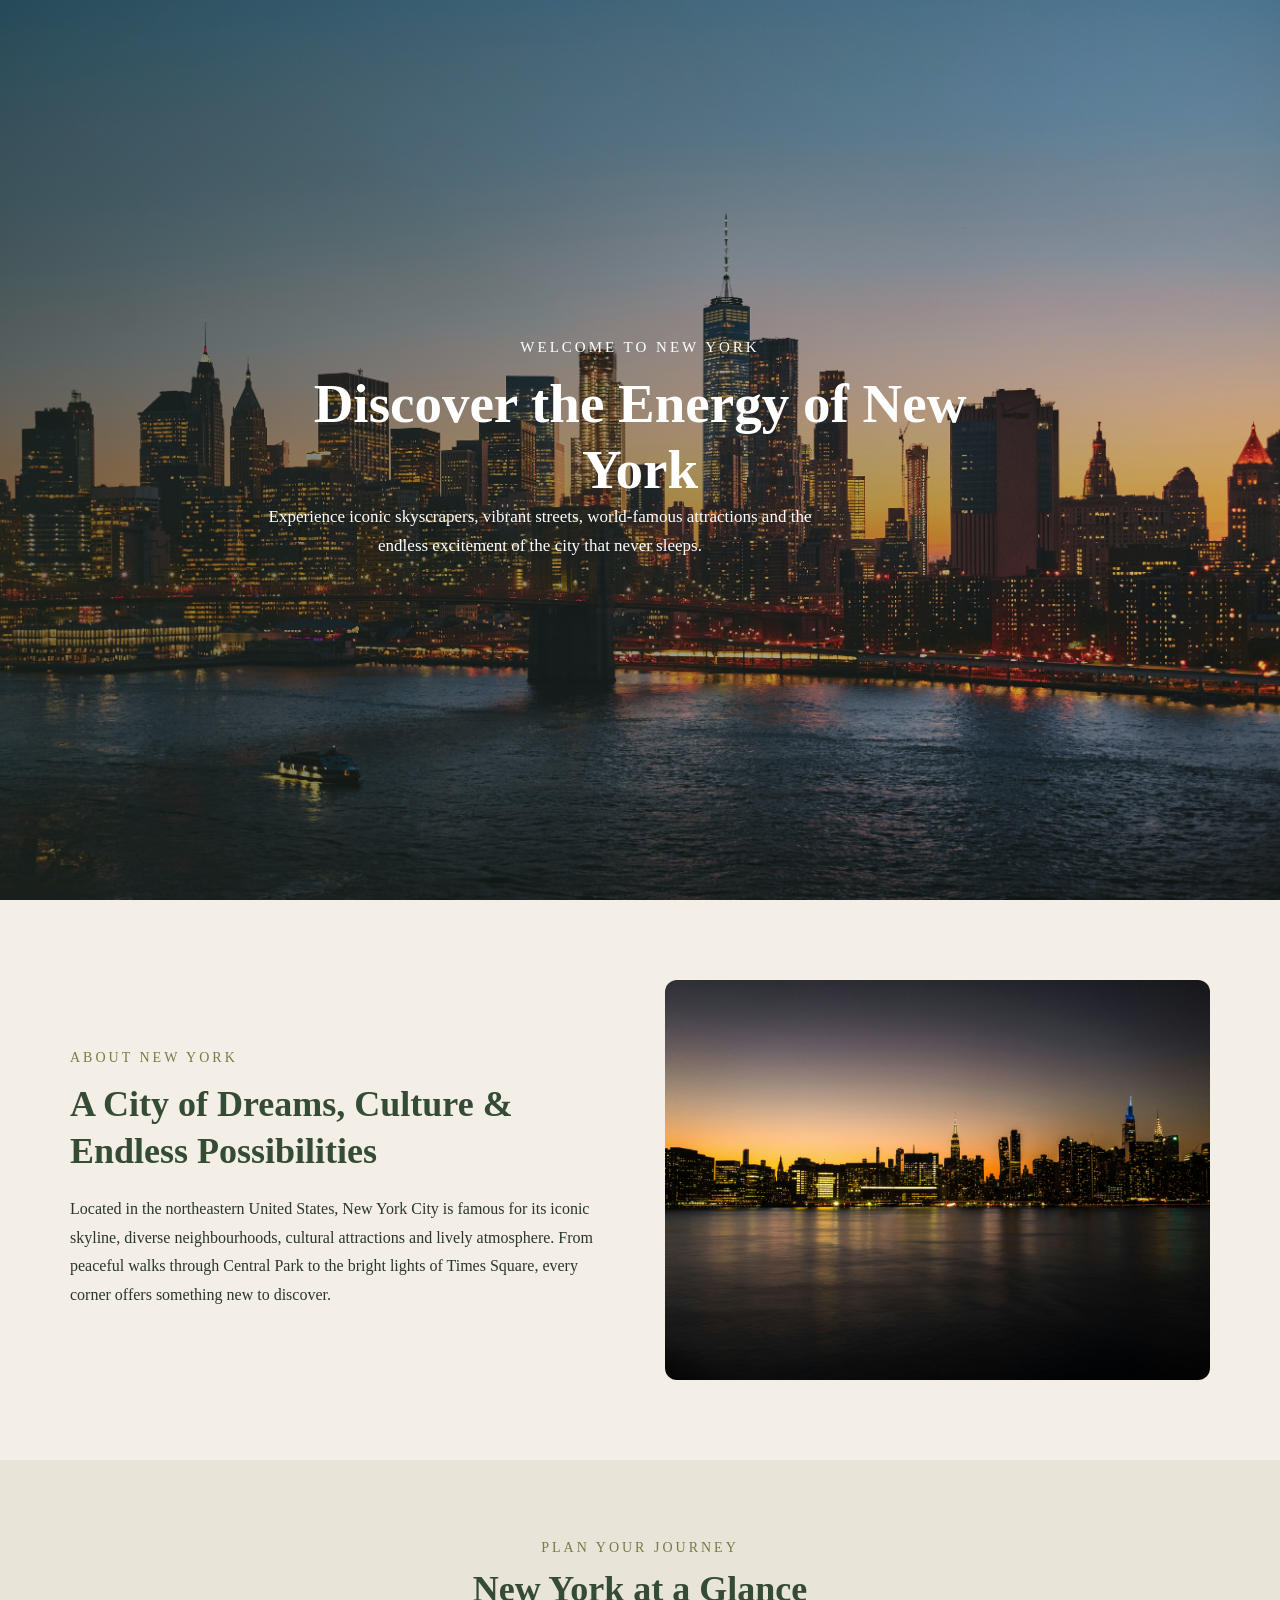
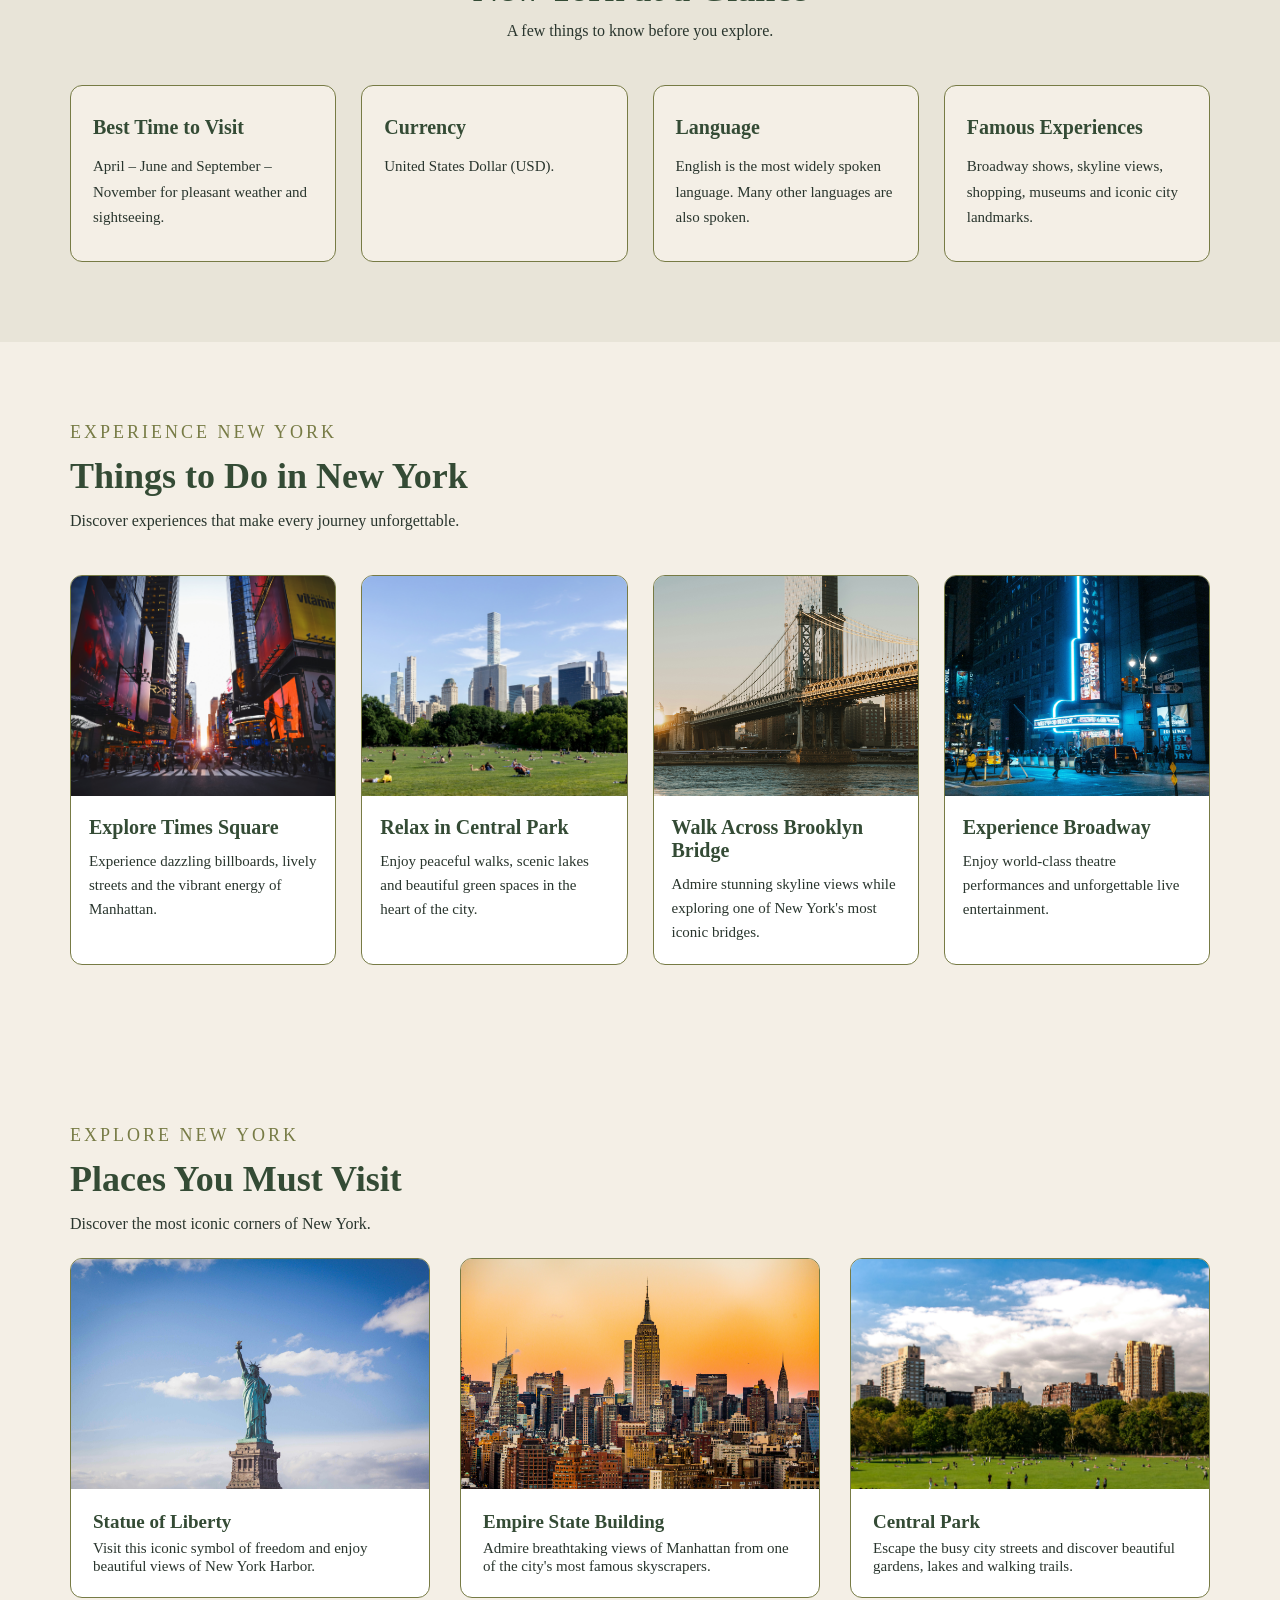
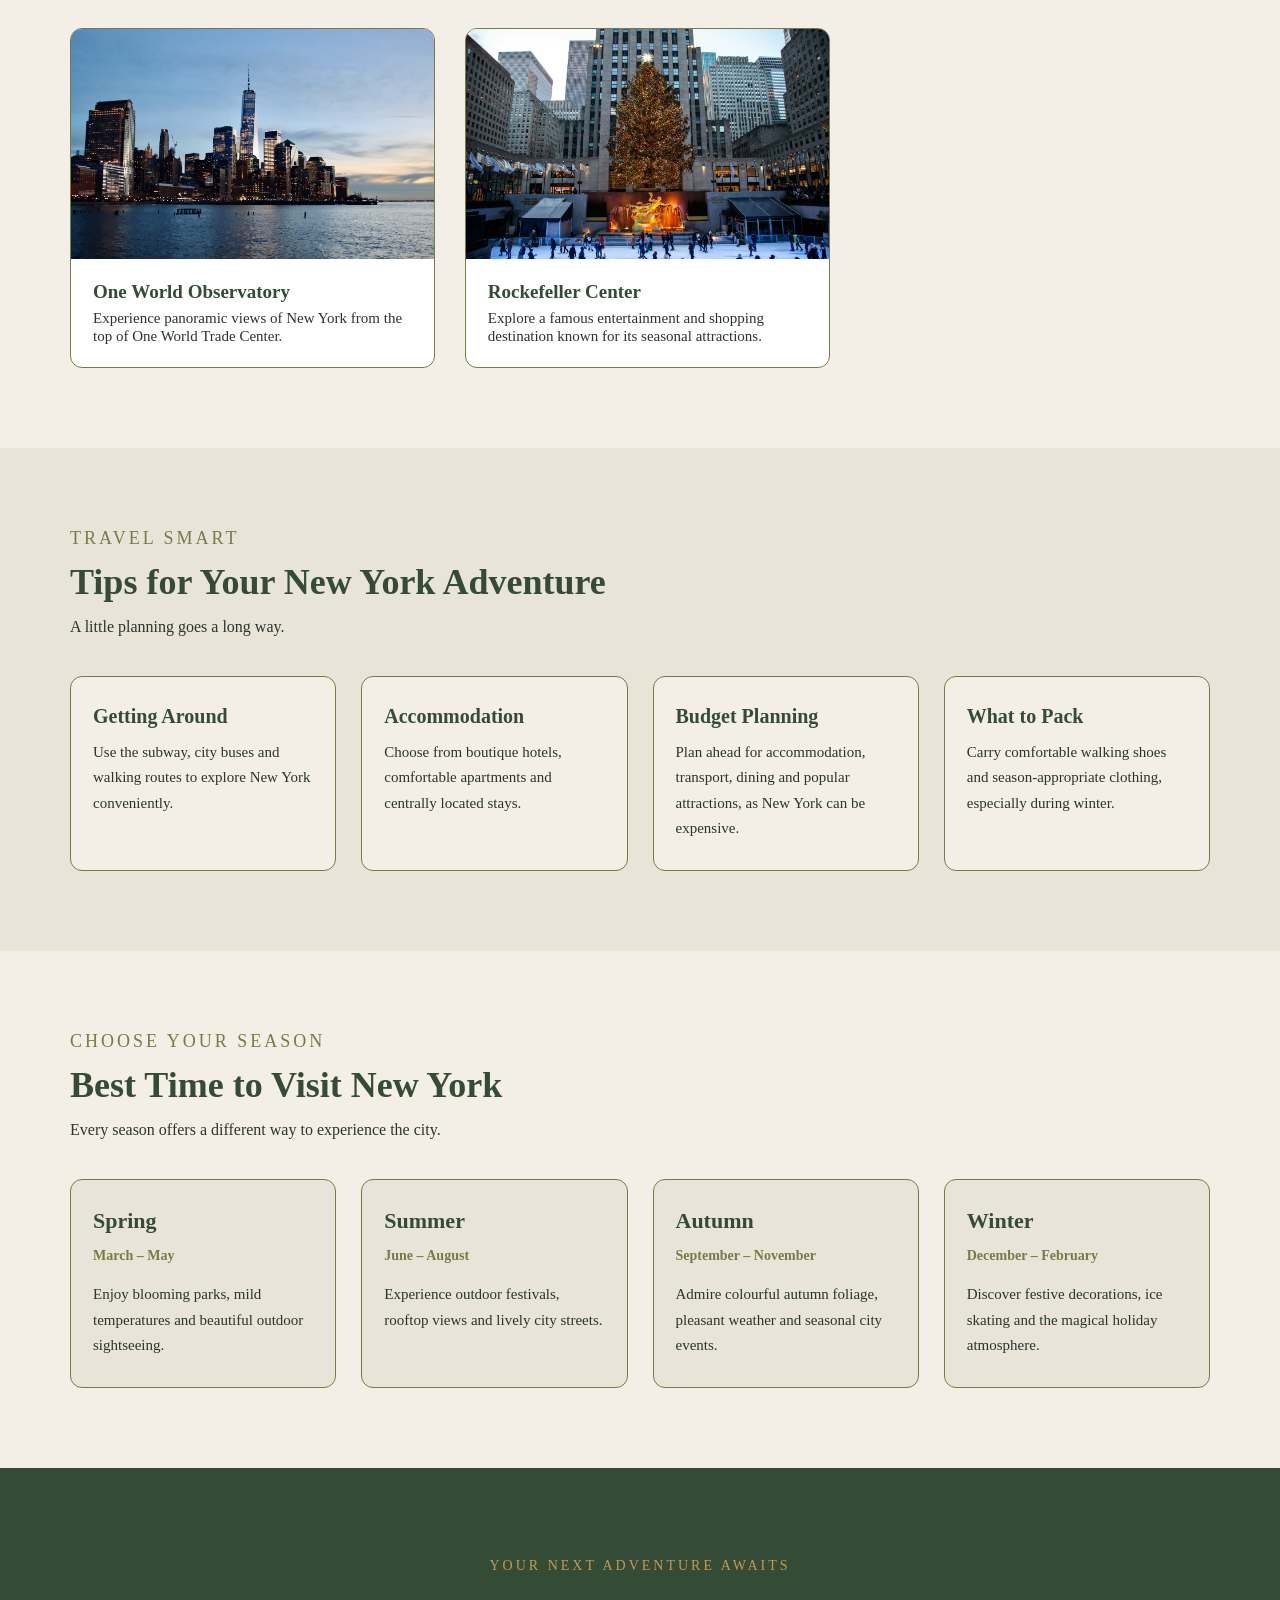
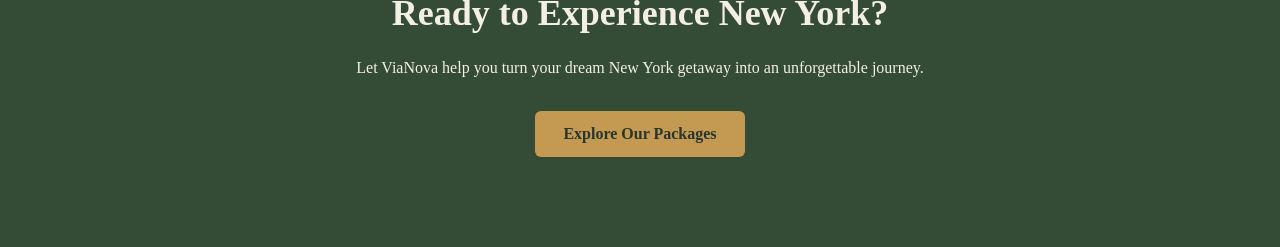
<file: new-york.html>
<!DOCTYPE html>
<html lang="en">

<head>
    <meta charset="UTF-8">
    <meta name="viewport" content="width=device-width, initial-scale=1.0">
    <meta name="description" content="Explore New York with ViaNova. Discover iconic landmarks, vibrant neighbourhoods, world-class attractions and unforgettable experiences.">
    <title>Explore New York | ViaNova</title>

    <link rel="stylesheet" href="CSS/style.css">
</head>

<body>

    <main>

        <!-- HERO SECTION -->
        <section class="destination-hero newyork-hero">
            <div class="destination-hero-content">
                <p class="destination-tagline">WELCOME TO NEW YORK</p>
                <h1>Discover the Energy of New York</h1>
                <p>
                    Experience iconic skyscrapers, vibrant streets,
                    world-famous attractions and the endless
                    excitement of the city that never sleeps.
                </p>
            </div>
        </section>


        <!-- ABOUT NEW YORK -->
        <section class="newyork-intro">

            <div class="newyork-intro-content">
                <p>ABOUT NEW YORK</p>
                <h2>A City of Dreams, Culture & Endless Possibilities</h2>
                <span>
                    Located in the northeastern United States,
                    New York City is famous for its iconic skyline,
                    diverse neighbourhoods, cultural attractions
                    and lively atmosphere. From peaceful walks
                    through Central Park to the bright lights
                    of Times Square, every corner offers
                    something new to discover.
                </span>
            </div>

            <div class="newyork-intro-image">
                <img src="images/new-yorkk.jpg" alt="New York City skyline">
            </div>

        </section>


        <!-- NEW YORK AT A GLANCE -->
        <section class="newyork-glance">

            <div class="glance-heading">
                <p>PLAN YOUR JOURNEY</p>
                <h2>New York at a Glance</h2>
                <span>A few things to know before you explore.</span>
            </div>

            <div class="glance-container">

                <div class="glance-card">
                    <h3>Best Time to Visit</h3>
                    <p>April – June and September – November for pleasant weather and sightseeing.</p>
                </div>

                <div class="glance-card">
                    <h3>Currency</h3>
                    <p>United States Dollar (USD).</p>
                </div>

                <div class="glance-card">
                    <h3>Language</h3>
                    <p>English is the most widely spoken language. Many other languages are also spoken.</p>
                </div>

                <div class="glance-card">
                    <h3>Famous Experiences</h3>
                    <p>Broadway shows, skyline views, shopping, museums and iconic city landmarks.</p>
                </div>

            </div>

        </section>


        <!-- THINGS TO DO -->
        <section class="newyork-activities">

            <div class="section-heading">
                <p>EXPERIENCE NEW YORK</p>
                <h2>Things to Do in New York</h2>
                <span>Discover experiences that make every journey unforgettable.</span>
            </div>

            <div class="activities-container">

                <div class="activity-card">
                    <img src="images/times-square.jpg" alt="Bright lights of Times Square">
                    <h3>Explore Times Square</h3>
                    <p>Experience dazzling billboards, lively streets and the vibrant energy of Manhattan.</p>
                </div>

                <div class="activity-card">
                    <img src="images/central-park.jpg" alt="Green landscapes of Central Park">
                    <h3>Relax in Central Park</h3>
                    <p>Enjoy peaceful walks, scenic lakes and beautiful green spaces in the heart of the city.</p>
                </div>

                <div class="activity-card">
                    <img src="images/brooklyn-bridge.jpg" alt="Brooklyn Bridge in New York">
                    <h3>Walk Across Brooklyn Bridge</h3>
                    <p>Admire stunning skyline views while exploring one of New York's most iconic bridges.</p>
                </div>

                <div class="activity-card">
                    <img src="images/broadway.jpg" alt="Broadway theatre district">
                    <h3>Experience Broadway</h3>
                    <p>Enjoy world-class theatre performances and unforgettable live entertainment.</p>
                </div>

            </div>

        </section>


        <!-- PLACES TO VISIT -->
        <section class="must-visit newyork-places">

            <div class="section-heading">
                <p>EXPLORE NEW YORK</p>
                <h2>Places You Must Visit</h2>
                <span>Discover the most iconic corners of New York.</span>
            </div>

            <div class="places-container">

                <div class="place-card">
                    <img src="images/statue-of-liberty.jpg" alt="Statue of Liberty">
                    <div class="place-info">
                        <h3>Statue of Liberty</h3>
                        <p>Visit this iconic symbol of freedom and enjoy beautiful views of New York Harbor.</p>
                    </div>
                </div>

                <div class="place-card">
                    <img src="images/empire-state.jpg" alt="Empire State Building">
                    <div class="place-info">
                        <h3>Empire State Building</h3>
                        <p>Admire breathtaking views of Manhattan from one of the city's most famous skyscrapers.</p>
                    </div>
                </div>

                <div class="place-card">
                    <img src="images/central-park-place.jpg" alt="Central Park">
                    <div class="place-info">
                        <h3>Central Park</h3>
                        <p>Escape the busy city streets and discover beautiful gardens, lakes and walking trails.</p>
                    </div>
                </div>

                <div class="place-card">
                    <img src="images/one-world.jpg" alt="One World Trade Center">
                    <div class="place-info">
                        <h3>One World Observatory</h3>
                        <p>Experience panoramic views of New York from the top of One World Trade Center.</p>
                    </div>
                </div>

                <div class="place-card">
                    <img src="images/rockefeller.jpg" alt="Rockefeller Center">
                    <div class="place-info">
                        <h3>Rockefeller Center</h3>
                        <p>Explore a famous entertainment and shopping destination known for its seasonal attractions.</p>
                    </div>
                </div>

            </div>

        </section>


        <!-- TRAVEL TIPS -->
        <section class="travel-tips">

            <div class="section-heading">
                <p>TRAVEL SMART</p>
                <h2>Tips for Your New York Adventure</h2>
                <span>A little planning goes a long way.</span>
            </div>

            <div class="tips-container">

                <div class="tip-card">
                    <h3>Getting Around</h3>
                    <p>Use the subway, city buses and walking routes to explore New York conveniently.</p>
                </div>

                <div class="tip-card">
                    <h3>Accommodation</h3>
                    <p>Choose from boutique hotels, comfortable apartments and centrally located stays.</p>
                </div>

                <div class="tip-card">
                    <h3>Budget Planning</h3>
                    <p>Plan ahead for accommodation, transport, dining and popular attractions, as New York can be expensive.</p>
                </div>

                <div class="tip-card">
                    <h3>What to Pack</h3>
                    <p>Carry comfortable walking shoes and season-appropriate clothing, especially during winter.</p>
                </div>

            </div>

        </section>


        <!-- BEST TIME TO VISIT -->
        <section class="best-time">

            <div class="section-heading">
                <p>CHOOSE YOUR SEASON</p>
                <h2>Best Time to Visit New York</h2>
                <span>Every season offers a different way to experience the city.</span>
            </div>

            <div class="seasons-container">

                <div class="season-card">
                    <h3>Spring</h3>
                    <p class="season-months">March – May</p>
                    <p>Enjoy blooming parks, mild temperatures and beautiful outdoor sightseeing.</p>
                </div>

                <div class="season-card">
                    <h3>Summer</h3>
                    <p class="season-months">June – August</p>
                    <p>Experience outdoor festivals, rooftop views and lively city streets.</p>
                </div>

                <div class="season-card">
                    <h3>Autumn</h3>
                    <p class="season-months">September – November</p>
                    <p>Admire colourful autumn foliage, pleasant weather and seasonal city events.</p>
                </div>

                <div class="season-card">
                    <h3>Winter</h3>
                    <p class="season-months">December – February</p>
                    <p>Discover festive decorations, ice skating and the magical holiday atmosphere.</p>
                </div>

            </div>

        </section>


        <!-- CALL TO ACTION -->
        <section class="swiss-cta">

            <div class="swiss-cta-content">
                <p>YOUR NEXT ADVENTURE AWAITS</p>
                <h2>Ready to Experience New York?</h2>
                <span>
                    Let ViaNova help you turn your dream New York getaway
                    into an unforgettable journey.
                </span>

                <a href="index.html#packages" class="cta-button">
                    Explore Our Packages
                </a>
            </div>

        </section>

    </main>

</body>

</html>
</file>
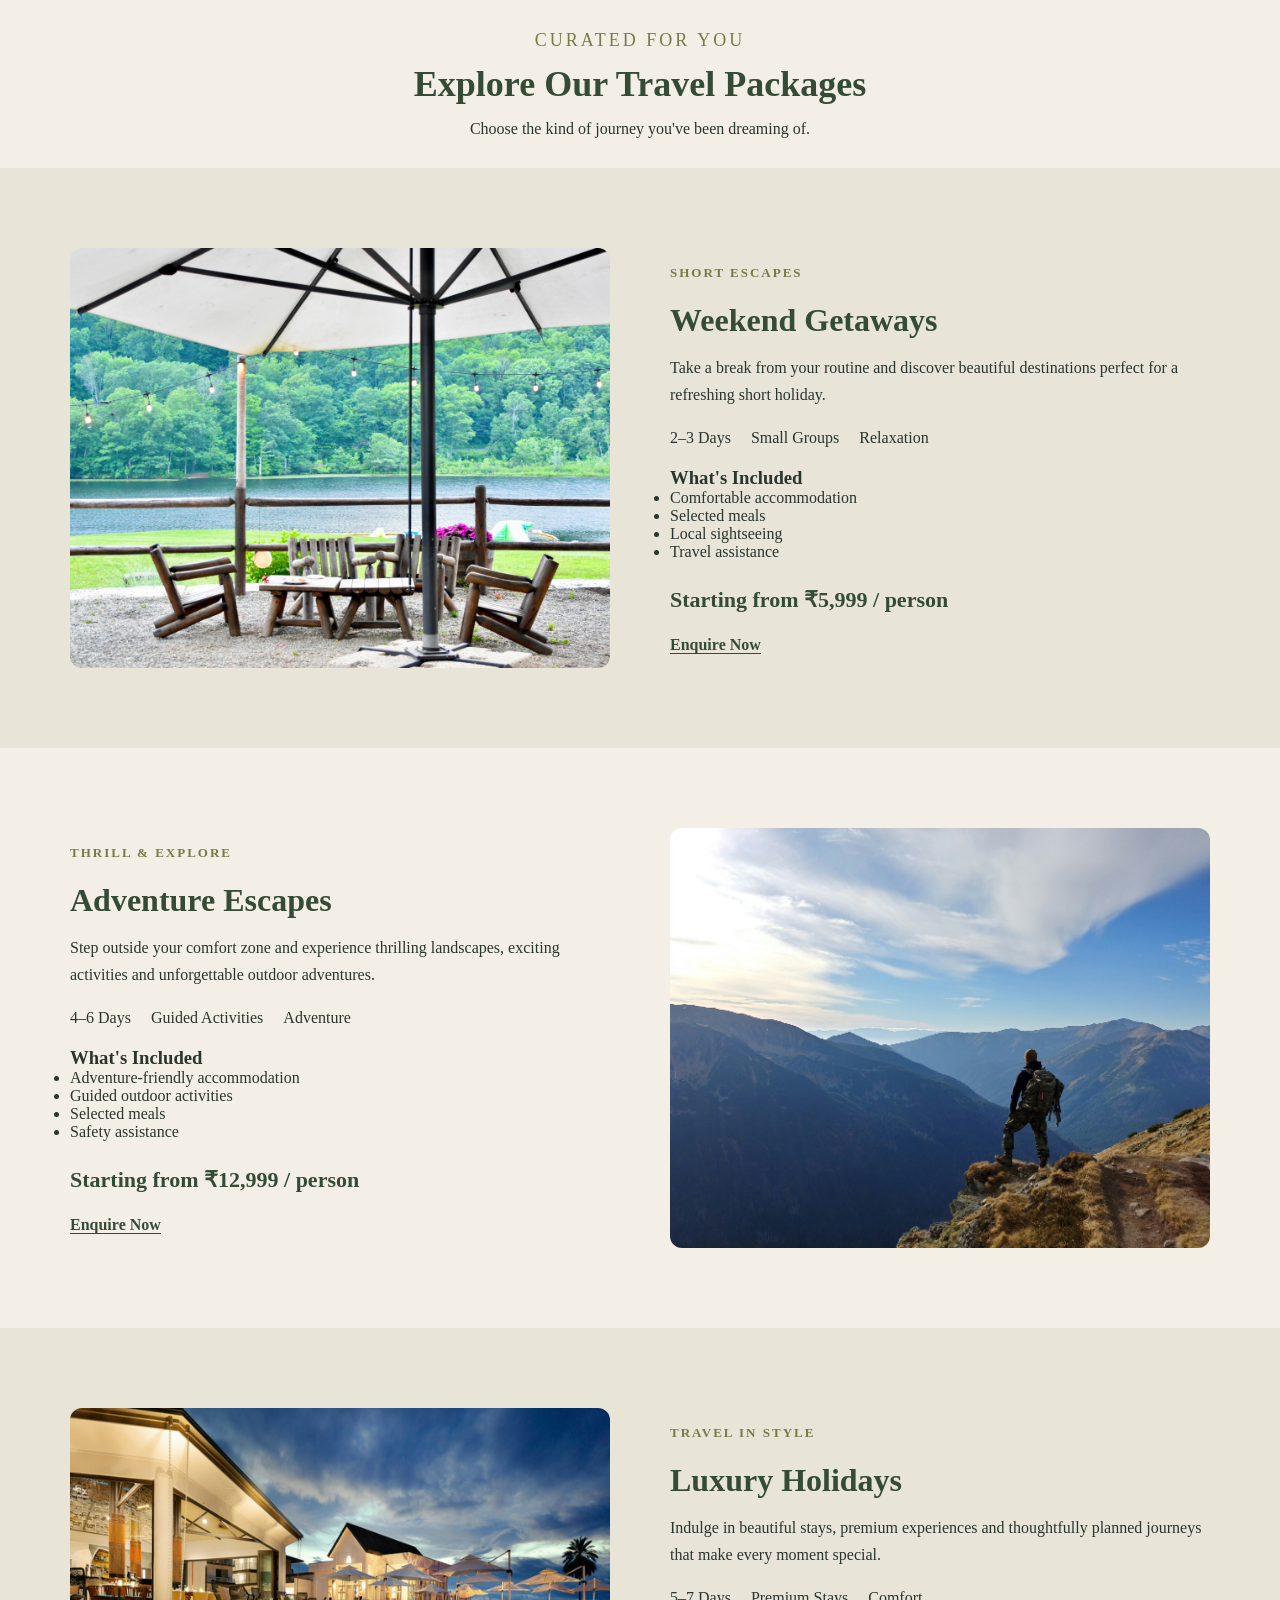
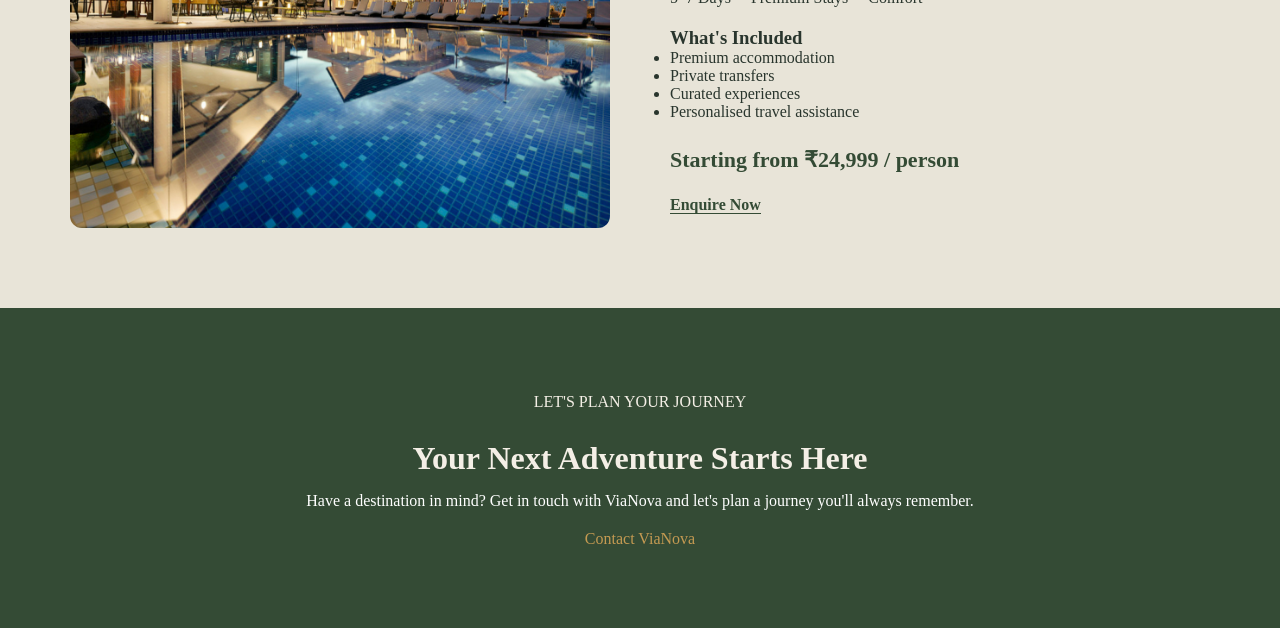
<file: packages.html>
<!DOCTYPE html>
<html lang="en">

<head>
    <meta charset="UTF-8">
    <meta name="viewport" content="width=device-width, initial-scale=1.0">

    <meta name="description" content="Explore carefully curated travel packages with ViaNova. Find weekend getaways, adventure escapes and luxury holidays.">

    <title>Travel Packages | ViaNova</title>

    <link rel="stylesheet" href="CSS/style.css">
</head>

<body>

    <main>

        <!-- HERO SECTION -->
         <!--
        <section class="destination-hero packages-hero">

            <div class="destination-hero-content">
                <p class="destination-tagline">TRAVEL BEYOND THE ORDINARY</p>

                <h1>Find Your Perfect Getaway</h1>

                <p>
                    From peaceful weekend escapes to thrilling
                    adventures and luxurious holidays,
                    discover a journey made for you.
                </p>
            </div>

        </section>-->
        


        <!-- PACKAGE OVERVIEW -->
         <!--
         <section class="package-overview">

            <div class="section-heading">
                <p>CURATED FOR YOU</p>
                <h2>Explore Our Travel Packages</h2>
                <span>Choose the kind of journey you've been dreaming of.</span>
            </div>

            <div class="package-overview-container">

                <div class="package-overview-card">
                    <img src="images/weekend-getaway.jpg" alt="Peaceful weekend getaway">

                    <div class="package-overview-info">
                        <h3>Weekend Getaways</h3>
                        <p>Short escapes designed to help you relax, recharge and explore.</p>

                        <a href="#weekend-getaways">View Details</a>
                    </div>
                </div>

                <div class="package-overview-card">
                    <img src="images/adventure-escape.jpg" alt="Mountain adventure">

                    <div class="package-overview-info">
                        <h3>Adventure Escapes</h3>
                        <p>Discover exciting destinations and unforgettable outdoor experiences.</p>

                        <a href="#adventure-escapes">View Details</a>
                    </div>
                </div>

                <div class="package-overview-card">
                    <img src="images/luxury-holiday.jpg" alt="Luxury tropical holiday">

                    <div class="package-overview-info">
                        <h3>Luxury Holidays</h3>
                        <p>Experience premium stays, beautiful destinations and personalised comfort.</p>

                        <a href="#luxury-holidays">View Details</a>
                    </div>
                </div>

            </div>

        </section>
-->
       

        <!-- WEEKEND GETAWAYS -->

        <section class="heading">
            <div class="section-heading">
                <p>CURATED FOR YOU</p>
                <h2>Explore Our Travel Packages</h2>
                <span>Choose the kind of journey you've been dreaming of.</span>
            </div>
        </section>

        <section class="package-detail" id="weekend-getaways"> 

            <div class="package-detail-image">
                <img src="images/weekend-detail.jpg" alt="Scenic weekend destination">
            </div>

            <div class="package-detail-content">

                <p class="package-tag">SHORT ESCAPES</p>

                <h2>Weekend Getaways</h2>

                <p>
                    Take a break from your routine and discover
                    beautiful destinations perfect for a refreshing
                    short holiday.
                </p>

                <div class="package-meta">
                    <span>2–3 Days</span>
                    <span>Small Groups</span>
                    <span>Relaxation</span>
                </div>

                <h3>What's Included</h3>

                <ul>
                    <li>Comfortable accommodation</li>
                    <li>Selected meals</li>
                    <li>Local sightseeing</li>
                    <li>Travel assistance</li>
                </ul>

                <p class="package-price">Starting from ₹5,999 / person</p>

                <a href="index.html#contact" class="cta-button">Enquire Now</a>

            </div>

        </section>


        <!-- ADVENTURE ESCAPES -->
        <section class="package-detail reverse" id="adventure-escapes">

            <div class="package-detail-image">
                <img src="images/adventure-detail.jpg" alt="Mountain trekking adventure">
            </div>

            <div class="package-detail-content">

                <p class="package-tag">THRILL & EXPLORE</p>

                <h2>Adventure Escapes</h2>

                <p>
                    Step outside your comfort zone and experience
                    thrilling landscapes, exciting activities
                    and unforgettable outdoor adventures.
                </p>

                <div class="package-meta">
                    <span>4–6 Days</span>
                    <span>Guided Activities</span>
                    <span>Adventure</span>
                </div>

                <h3>What's Included</h3>

                <ul>
                    <li>Adventure-friendly accommodation</li>
                    <li>Guided outdoor activities</li>
                    <li>Selected meals</li>
                    <li>Safety assistance</li>
                </ul>

                <p class="package-price">Starting from ₹12,999 / person</p>

                <a href="index.html#contact" class="cta-button">Enquire Now</a>

            </div>

        </section>


        <!-- LUXURY HOLIDAYS -->
        <section class="package-detail" id="luxury-holidays">

            <div class="package-detail-image">
                <img src="images/luxury-detail.jpg" alt="Luxury holiday resort">

            </div>

            <div class="package-detail-content">

                <p class="package-tag">TRAVEL IN STYLE</p>

                <h2>Luxury Holidays</h2>

                <p>
                    Indulge in beautiful stays, premium experiences
                    and thoughtfully planned journeys that make
                    every moment special.
                </p>

                <div class="package-meta">
                    <span>5–7 Days</span>
                    <span>Premium Stays</span>
                    <span>Comfort</span>
                </div>

                <h3>What's Included</h3>

                <ul>
                    <li>Premium accommodation</li>
                    <li>Private transfers</li>
                    <li>Curated experiences</li>
                    <li>Personalised travel assistance</li>
                </ul>

                <p class="package-price">Starting from ₹24,999 / person</p>

                <a href="index.html#contact" class="cta-button">Enquire Now</a>

            </div>

        </section>


        <!-- BOOKING ENQUIRY -->
        <section class="booking-enquiry" id="booking">

            <div class="booking-content">

                <p>LET'S PLAN YOUR JOURNEY</p>

                <h2>Your Next Adventure Starts Here</h2>

                <span>
                    Have a destination in mind? Get in touch
                    with ViaNova and let's plan a journey
                    you'll always remember.
                </span>

                <a href="index.html#contact" class="cta-button">
                    Contact ViaNova
                </a>

            </div>

        </section>

    </main>

</body>

</html>
</file>
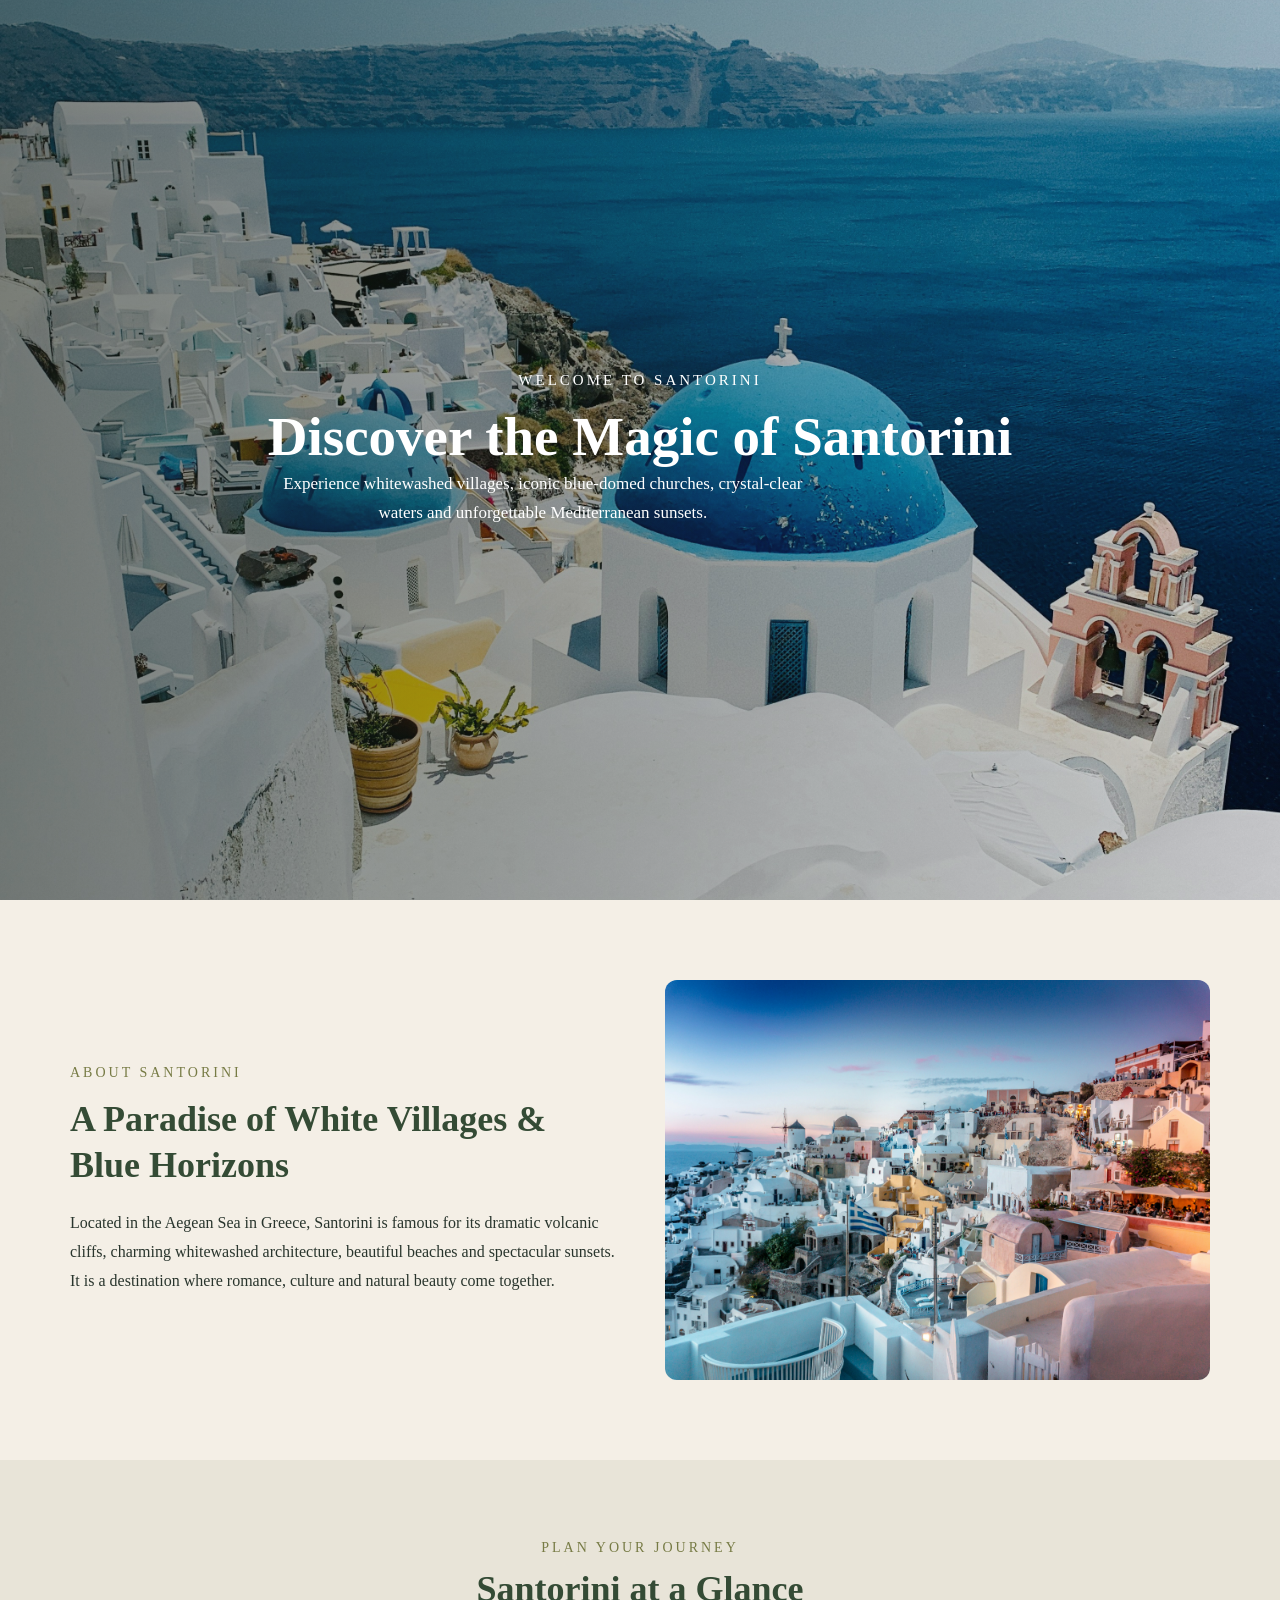
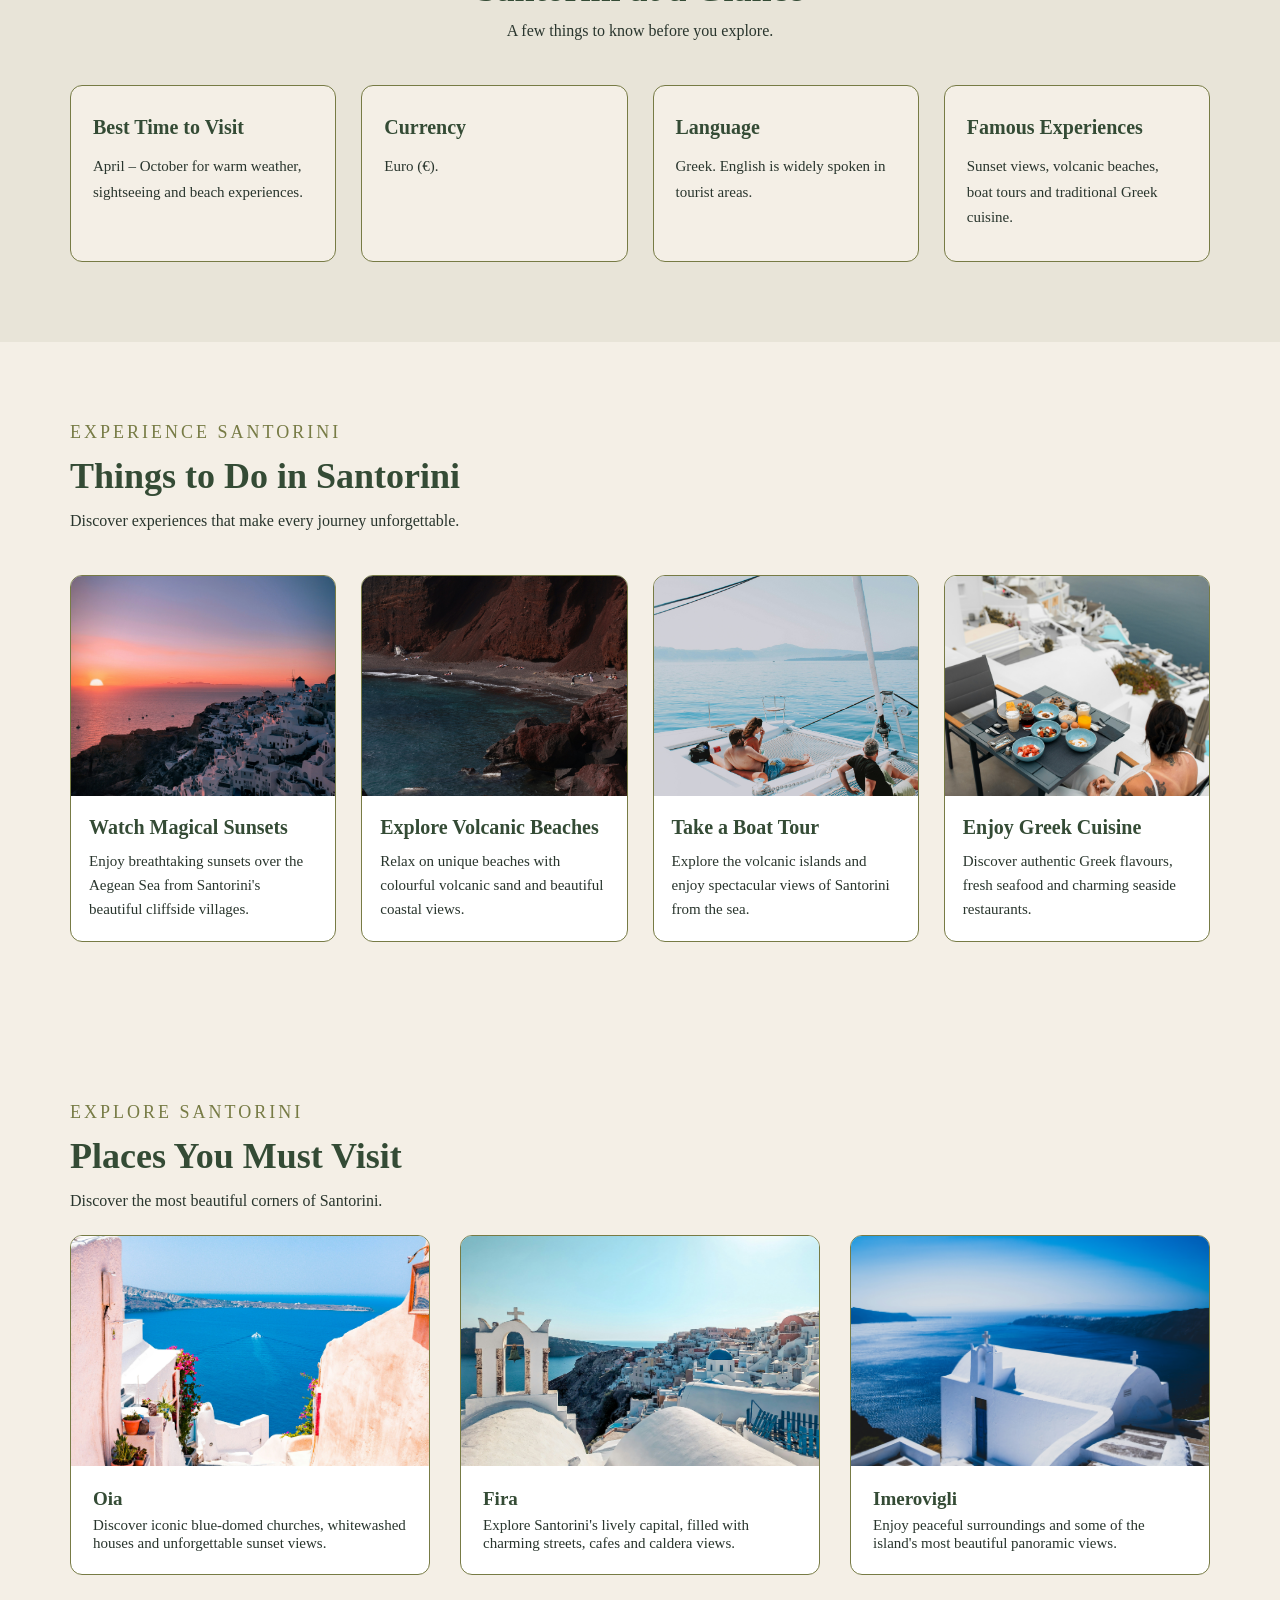
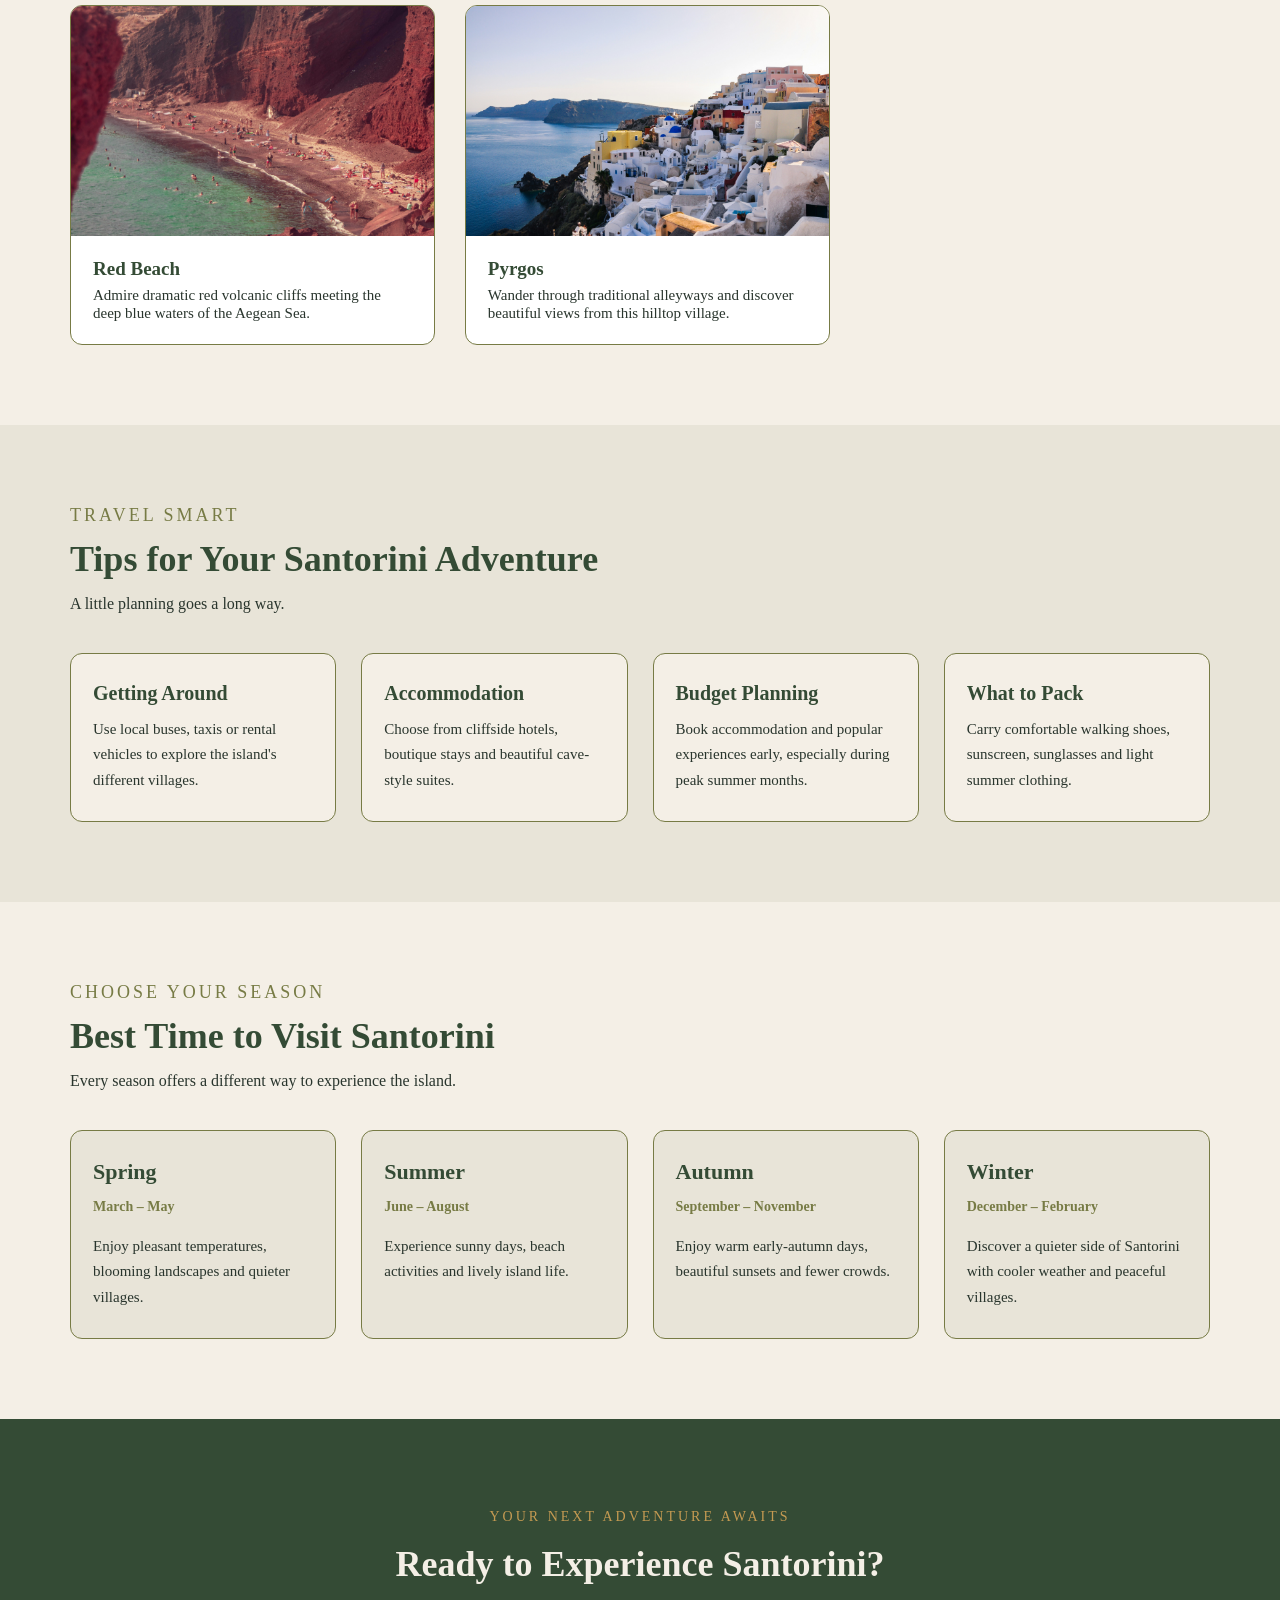
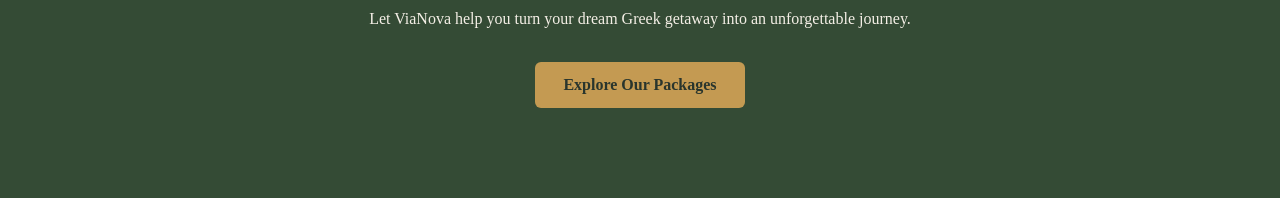
<file: santorini.html>
<!DOCTYPE html>
<html lang="en">

<head>
    <meta charset="UTF-8">
    <meta name="viewport" content="width=device-width, initial-scale=1.0">
    <meta name="description" content="Explore Santorini with ViaNova. Discover whitewashed villages, blue-domed churches and breathtaking sunsets.">
    <title>Explore Santorini | ViaNova</title>

    <link rel="stylesheet" href="CSS/style.css">
</head>

<body>

    <main>

        <!-- HERO SECTION -->
        <section class="destination-hero santorini-hero">
            <div class="destination-hero-content">
                <p class="destination-tagline">WELCOME TO SANTORINI</p>
                <h1>Discover the Magic of Santorini</h1>
                <p>
                    Experience whitewashed villages, iconic blue-domed
                    churches, crystal-clear waters and unforgettable
                    Mediterranean sunsets.
                </p>
            </div>
        </section>


        <!-- ABOUT SANTORINI -->
        <section class="santorini-intro">

            <div class="santorini-intro-content">
                <p>ABOUT SANTORINI</p>
                <h2>A Paradise of White Villages & Blue Horizons</h2>
                <span>
                    Located in the Aegean Sea in Greece, Santorini
                    is famous for its dramatic volcanic cliffs,
                    charming whitewashed architecture, beautiful
                    beaches and spectacular sunsets. It is a
                    destination where romance, culture and
                    natural beauty come together.
                </span>
            </div>

            <div class="santorini-intro-image">
                <img src="images/santorinii.jpg" alt="Beautiful whitewashed buildings in Santorini">
            </div>

        </section>


        <!-- SANTORINI AT A GLANCE -->
        <section class="santorini-glance">

            <div class="glance-heading">
                <p>PLAN YOUR JOURNEY</p>
                <h2>Santorini at a Glance</h2>
                <span>A few things to know before you explore.</span>
            </div>

            <div class="glance-container">

                <div class="glance-card">
                    <h3>Best Time to Visit</h3>
                    <p>April – October for warm weather, sightseeing and beach experiences.</p>
                </div>

                <div class="glance-card">
                    <h3>Currency</h3>
                    <p>Euro (€).</p>
                </div>

                <div class="glance-card">
                    <h3>Language</h3>
                    <p>Greek. English is widely spoken in tourist areas.</p>
                </div>

                <div class="glance-card">
                    <h3>Famous Experiences</h3>
                    <p>Sunset views, volcanic beaches, boat tours and traditional Greek cuisine.</p>
                </div>

            </div>

        </section>


        <!-- THINGS TO DO -->
        <section class="santorini-activities">

            <div class="section-heading">
                <p>EXPERIENCE SANTORINI</p>
                <h2>Things to Do in Santorini</h2>
                <span>Discover experiences that make every journey unforgettable.</span>
            </div>

            <div class="activities-container">

                <div class="activity-card">
                    <img src="images/santorini-sunset.jpg" alt="Santorini sunset overlooking the sea">
                    <h3>Watch Magical Sunsets</h3>
                    <p>Enjoy breathtaking sunsets over the Aegean Sea from Santorini's beautiful cliffside villages.</p>
                </div>

                <div class="activity-card">
                    <img src="images/santorini-beach.jpg" alt="Unique volcanic beach in Santorini">
                    <h3>Explore Volcanic Beaches</h3>
                    <p>Relax on unique beaches with colourful volcanic sand and beautiful coastal views.</p>
                </div>

                <div class="activity-card">
                    <img src="images/santorini-boat.jpg" alt="Boat trip around Santorini">
                    <h3>Take a Boat Tour</h3>
                    <p>Explore the volcanic islands and enjoy spectacular views of Santorini from the sea.</p>
                </div>

                <div class="activity-card">
                    <img src="images/santorini-food.jpg" alt="Traditional Greek food">
                    <h3>Enjoy Greek Cuisine</h3>
                    <p>Discover authentic Greek flavours, fresh seafood and charming seaside restaurants.</p>
                </div>

            </div>

        </section>


        <!-- PLACES TO VISIT -->
        <section class="must-visit santorini-places">

            <div class="section-heading">
                <p>EXPLORE SANTORINI</p>
                <h2>Places You Must Visit</h2>
                <span>Discover the most beautiful corners of Santorini.</span>
            </div>

            <div class="places-container">

                <div class="place-card">
                    <img src="images/oia.jpg" alt="Beautiful village of Oia">
                    <div class="place-info">
                        <h3>Oia</h3>
                        <p>Discover iconic blue-domed churches, whitewashed houses and unforgettable sunset views.</p>
                    </div>
                </div>

                <div class="place-card">
                    <img src="images/fira.jpg" alt="Fira town overlooking the caldera">
                    <div class="place-info">
                        <h3>Fira</h3>
                        <p>Explore Santorini's lively capital, filled with charming streets, cafes and caldera views.</p>
                    </div>
                </div>

                <div class="place-card">
                    <img src="images/imerovigli.jpg" alt="Scenic village of Imerovigli">
                    <div class="place-info">
                        <h3>Imerovigli</h3>
                        <p>Enjoy peaceful surroundings and some of the island's most beautiful panoramic views.</p>
                    </div>
                </div>

                <div class="place-card">
                    <img src="images/red-beach.jpg" alt="Red volcanic beach in Santorini">
                    <div class="place-info">
                        <h3>Red Beach</h3>
                        <p>Admire dramatic red volcanic cliffs meeting the deep blue waters of the Aegean Sea.</p>
                    </div>
                </div>

                <div class="place-card">
                    <img src="images/pyrgos.jpg" alt="Traditional village of Pyrgos">
                    <div class="place-info">
                        <h3>Pyrgos</h3>
                        <p>Wander through traditional alleyways and discover beautiful views from this hilltop village.</p>
                    </div>
                </div>

            </div>

        </section>


        <!-- TRAVEL TIPS -->
        <section class="travel-tips">

            <div class="section-heading">
                <p>TRAVEL SMART</p>
                <h2>Tips for Your Santorini Adventure</h2>
                <span>A little planning goes a long way.</span>
            </div>

            <div class="tips-container">

                <div class="tip-card">
                    <h3>Getting Around</h3>
                    <p>Use local buses, taxis or rental vehicles to explore the island's different villages.</p>
                </div>

                <div class="tip-card">
                    <h3>Accommodation</h3>
                    <p>Choose from cliffside hotels, boutique stays and beautiful cave-style suites.</p>
                </div>

                <div class="tip-card">
                    <h3>Budget Planning</h3>
                    <p>Book accommodation and popular experiences early, especially during peak summer months.</p>
                </div>

                <div class="tip-card">
                    <h3>What to Pack</h3>
                    <p>Carry comfortable walking shoes, sunscreen, sunglasses and light summer clothing.</p>
                </div>

            </div>

        </section>


        <!-- BEST TIME TO VISIT -->
        <section class="best-time">

            <div class="section-heading">
                <p>CHOOSE YOUR SEASON</p>
                <h2>Best Time to Visit Santorini</h2>
                <span>Every season offers a different way to experience the island.</span>
            </div>

            <div class="seasons-container">

                <div class="season-card">
                    <h3>Spring</h3>
                    <p class="season-months">March – May</p>
                    <p>Enjoy pleasant temperatures, blooming landscapes and quieter villages.</p>
                </div>

                <div class="season-card">
                    <h3>Summer</h3>
                    <p class="season-months">June – August</p>
                    <p>Experience sunny days, beach activities and lively island life.</p>
                </div>

                <div class="season-card">
                    <h3>Autumn</h3>
                    <p class="season-months">September – November</p>
                    <p>Enjoy warm early-autumn days, beautiful sunsets and fewer crowds.</p>
                </div>

                <div class="season-card">
                    <h3>Winter</h3>
                    <p class="season-months">December – February</p>
                    <p>Discover a quieter side of Santorini with cooler weather and peaceful villages.</p>
                </div>

            </div>

        </section>


        <!-- CALL TO ACTION -->
        <section class="swiss-cta">

            <div class="swiss-cta-content">
                <p>YOUR NEXT ADVENTURE AWAITS</p>
                <h2>Ready to Experience Santorini?</h2>
                <span>
                    Let ViaNova help you turn your dream Greek getaway
                    into an unforgettable journey.
                </span>

                <a href="index.html#packages" class="cta-button">
                    Explore Our Packages
                </a>
            </div>

        </section>

    </main>

</body>

</html>
</file>
<file: CSS/style.css>
html{
    scroll-behavior: smooth;
}

:root {
    --cream: #F4EFE6;
    --forest: #344B35;
    --olive: #777B45;
    --gold: #C49A52;
    --dark: #29352D;
}

*{
    margin: 0;
    padding: 0;
    box-sizing: border-box;
}

html, body {
    width: 100%;
    overflow-x: hidden;
}

.navbar{
    display: flex;
    justify-content: space-between;
    align-items: center;
    padding: 19px 60px;
    background: rgba(244, 239, 230, 0.15);
    backdrop-filter: blur(12px);

    position: absolute;
    top:0;
    left:0;
    width: 100%;
    z-index: 10;
    

}

.logo{
    font-size: 28px;
    font-weight: bold;
    color: white;
    letter-spacing: 0.5px;
}

.nav-links{
    display:flex;
    list-style: none;
    gap: 30px;
}

.nav-links a{
    text-decoration: none;
    color: white;
    font-size: 16px;
}

.nav-links a:hover{
    color: var(--dark);
}

.nav-btn{
    background-color: var(--forest);
    color: white;
    padding: 12px 22px;
    text-decoration: none;
    border-radius: 6px;
    font-size: 15px;
}

.nav-btn:hover{
    background-color: var(--olive);
}

.hero{
    min-height: 100vh;
    background-image: 
    linear-gradient(
        90deg,
        rgba(25,35,27,0.65)0%,
        rgba(25,35,27,0.35)55%,
        rgba(25,35,27,0.08)100%
    ),
    url("../images/t5.jpg");
    background-size: cover;
    background-position: center;
    display: flex;
    align-items: center;
    padding:60px;
}

.hero-content{
    max-width: 650px;
}

.hero-tagline{
    color: white;
    font-size: 17px;
    letter-spacing: 2px;
    margin-bottom:18px;
}

.hero-content h1{
    color:white;
    font-size: 56px;
    line-height: 1.2;
    margin-bottom: 20px;
}

.hero-description{
    color:white;
    font-size: 17px;
    line-height: 1.7;
    max-width: 550px;
    margin-bottom: 30px;
}

.hero-btn{
    display: inline-block;
    background-color: var(--forest);
    color: white;
    padding: 14px 26px;
    text-decoration: none;
    border-radius: 8px;
    font-size: 16px;
    transition: 0.1s;
}

.hero-btn:hover{
    background-color: var(--olive);
}

.destinations{
    padding: 80px 60px 100px;
    background-color: var(--cream);
    text-align: center;
}

.section-heading p{
    color: var(--olive);
    font-size: 18px;
    letter-spacing: 3px;
    margin-bottom: 12px;
}

.section-heading h2{
    color: var(--forest);
    font-size: 36px;
    margin-bottom: 15px;
}

.section-heading span{
    color: var(--dark);
    font-size: 16px;
}

.destination-container{
    display: flex;
    justify-content: space-between;
    gap: 25px;
    margin-top: 40px;
    flex-wrap: wrap;
}

.destination-card{
    flex: 1 1 28%;
    max-width: 32%;
    height:320px;
    border-radius: 15px;
    overflow: hidden;

    background-color: var(--cream);
    text-decoration: none;
    display: block;
}

.destination-card img {
    width: 100%;
    height: 250px;
    border-radius: 15px;
    object-fit: cover;
    display: block;
    transition: transform 0.4s ease;
    
}

.destination-card:hover img{
    transform: scale(1.08);
}

.destination-info{
    padding: 15px;
    text-align: center;
}

.destination-info h3{
    color: var(--forest);
    font-size: 22px;
    margin-bottom: 5px;
}

.destination-info p{
    color: var(--olive);
    font-size: 15px;
}

.ending{
    color: var(--olive);
    font-size: 15px;
    margin-top: 10px;
}

.why-us{
    padding: 80px 60px;
    background-color: #E8E4D8;
    text-align: center;
}

.features-container{
    display: flex;
    justify-content: space-between;
    gap: 25px;
    margin-top: 45px;
    flex-wrap: wrap;
}

.feature-card{
    flex: 1 1 30%;
    padding: 35px 25px;
    background-color: var(--cream);
    border-radius: 12px;
    border: 1px solid var(--olive);
}

.feature-card h3{
    color: var(--forest);
    font-size: 22px;
    margin-bottom: 15px;
}

.feature-card p{
    color: var(--dark);
    font-size: 15px;
    line-height: 1.7;
}

.feature-icon{
    font-size: 25px;
    padding-bottom: 15px;
}

.cta-section{
    background-color: #E5DFD1;
    text-align: center;
    padding: 70px 60px;
}

.cta-content p{
    color: var(--olive);
    font-size: 14px;
    letter-spacing: 3px;
    padding: 10px;
}

.cta-content h2{
    color: var(--forest);
    margin-bottom: 15px;
    font-size: 38px;
}

.cta-content span{
    display: block;
    margin-bottom: 25px;
    font-size: 16px;
    color: var(--dark);
}

.cta-btn{
    display: inline-block;
    background-color: var(--forest);
    padding: 13px 26px;
    color: var(--cream);
    text-decoration: none;
    border-radius: 6px;
}

.cta-btn:hover{
    background-color: var(--olive);
}

.testimonials{
    background-color: #D8D0BF;
    text-align: center;
    padding: 80px 60px;
}

.testimonial-container{
    display: flex;
    justify-content: space-around;
    margin-top: 25px;
    flex-wrap: wrap;
}

.testimonial-heading p{
    color: var(--olive);
    letter-spacing: 3px;
    margin-bottom: 10px;
}

.testimonial-heading h2{
    color: var(--dark);
    font-size: 32px;
    margin-bottom: 10px;
}

.testimonial-heading span{
    display: block;
    color: var(--dark);
    font-size: 16px;
    margin-bottom: 25px;
}

.testimonial-card{
    flex: 1 1 15%;
    padding: 35px 25px;
    margin-left: 10px;
    margin-right: 10px;
    background-color: var(--cream);
    border: 1px solid var(--forest);
    border-radius: 6px;
    transition: transform 0.3s ease-out;
}

.testimonial-card p{
    padding: 10px;
}

.testimonial-card h3{
    padding: 10px;
}

.testimonial-card img{
    border-radius: 50%;
    height: 60px;
    width:60px;
    border: 2px solid black;
    margin-bottom: 25px;
    
}

.testimonial-card:hover{
    transform: translateY(-6px);
}

.footer {
    background-color: var(--forest);
    color: var(--cream);
    padding: 60px 70px 20px;
    border-top: 30px solid var(--dark);
}

.footer-content {
    display: flex;
    justify-content: space-between;
    gap: 40px;
    padding-bottom: 35px;
}

.footer-brand h2 {
    color: var(--gold);
    font-size: 28px;
    margin-bottom: 15px;
}

.footer-brand p {
    color: var(--cream);
    font-size: 15px;
}

.footer-links h3,
.footer-contact h3 {
    color: var(--gold);
    margin-bottom: 18px;
}

.footer-links a {
    display: block;
    color: var(--cream);
    text-decoration: none;
    margin-bottom: 12px;
}

.footer-links a:hover {
    color: var(--gold);
    transition: color 0.3s ease;
}

.footer-contact p {
    color: var(--cream);
    margin-bottom: 12px;
}


.footer-bottom {
    text-align: center;
    border-top: 1px solid var(--olive);
    padding-top: 20px;
    font-size: 14px;
}

.packages {
    padding: 70px 60px;
    background-color: var(--cream);
}

.packages .section-heading {
    text-align: center;
    margin-bottom: 40px;
}

.packages-container {
    display: flex;
    justify-content: space-between;
    gap: 25px;
    flex-wrap: wrap;
}

.package-card {
    flex: 1 1 28%;
    max-width: 32%;
    background-color: white;
    border-radius: 12px;
    overflow: hidden;
    min-height: 370px;
}

.package-card img {
    width: 100%;
    height: 220px;
    object-fit: cover;
    display: block;
}

.package-card h3,
.package-card p,
.package-card a {
    margin-left: 18px;
    margin-right: 18px;
}

.package-card h3 {
    margin-top: 15px;
    margin-bottom: 10px;
    color: var(--forest);
    font-size: 21px;
}

.package-card p {
    color: var(--dark);
    font-size: 15px;
    line-height: 1.6;
}

.package-card a {
    display: inline-block;
    color: var(--olive);
    font-weight: 600;
    text-decoration: none;
    margin-top: 8px;
    margin-bottom: 15px;
    transition: color 0.3s ease;
}

.package-card a:hover {
    color: var(--gold);
}

.package-card {
    transition: transform 0.3s ease, box-shadow 0.3s ease;
}

.package-card:hover {
    transform: translateY(-6px);
    box-shadow: 0 10px 25px rgba(41, 53, 45, 0.12);
}

.package-card img {
    transition: transform 0.4s ease;
}

.package-card:hover img {
    transform: scale(1.05);
}

/*swiss*/


.destination-hero {
    min-height: 100vh;
    display: flex;
    align-items: center;
    padding: 60px;
    background-size: cover;
    background-position: center;
}

.swiss-hero {
    display:flex;
    justify-content: center;
    align-items: center;
    text-align: center;
    background-image:
        linear-gradient(
            90deg,
            rgba(25, 35, 27, 0.65),
            rgba(25, 35, 27, 0.15)
        ),
        url("../images/alps.jpg");
}

.destination-hero-content {
    max-width: 750px;
    color: white;
}

.destination-tagline {
    font-size: 15px;
    letter-spacing: 3px;
    margin-bottom: 15px;
}

.destination-hero-content h1 {
    font-size: 55px;
    line-height: 1.2;
    margin-bottom: 20px 0;
}

.destination-hero-content p:last-child {
    font-size: 17px;
    line-height: 1.7;
    max-width: 550px;
}

.swiss-intro {
    display: flex;
    align-items: center;
    justify-content: space-between;
    gap: 50px;
    padding: 80px 70px;
    background-color: var(--cream);
}

.swiss-intro-content {
    flex: 1;
}

.swiss-intro-image {
    flex: 1;
}

.swiss-intro-image img {
    width: 100%;
    height: 400px;
    object-fit: cover;
    border-radius: 12px;
    display: block;
}

.swiss-intro-content > p {
    color: var(--olive);
    font-size: 14px;
    letter-spacing: 3px;
    margin-bottom: 15px;
}

.swiss-intro-content h2 {
    color: var(--forest);
    font-size: 36px;
    line-height: 1.3;
    margin-bottom: 20px;
}

.swiss-intro-content span {
    display: block;
    color: var(--dark);
    font-size: 16px;
    line-height: 1.8;
}

.swiss-glance {
    padding: 80px 70px;
    background-color: #E8E4D8;
    text-align: center;
}

.glance-heading p {
    color: var(--olive);
    font-size: 14px;
    letter-spacing: 3px;
    margin-bottom: 12px;
}

.glance-heading h2 {
    color: var(--forest);
    font-size: 36px;
    margin-bottom: 12px;
}

.glance-heading span {
    color: var(--dark);
    font-size: 16px;
}

.glance-container {
    display: flex;
    justify-content: space-between;
    gap: 25px;
    margin-top: 45px;
    flex-wrap: wrap;
}

.glance-card {
    flex: 1 1 20%;
    padding: 30px 22px;
    background-color: var(--cream);
    border: 1px solid var(--olive);
    border-radius: 12px;
    text-align: left;
    transition: transform 0.3s ease;
}

.glance-card:hover {
    transform: translateY(-5px);
}

.glance-card h3 {
    color: var(--forest);
    font-size: 20px;
    margin-bottom: 15px;
}

.glance-card p {
    color: var(--dark);
    font-size: 15px;
    line-height: 1.7;
}

.swiss-activities {
    padding: 80px 70px;
    background-color: var(--cream);
}

.activities-container {
    display: flex;
    justify-content: space-between;
    gap: 25px;
    margin-top: 45px;
    flex-wrap: wrap;
}

.activity-card {
    flex: 1 1 22%;
    max-width: 24%;
    background-color: white;
    border-radius: 12px;
    overflow: hidden;
    border: 1px solid var(--olive);
    transition: transform 0.3s ease;
}

.activity-card img {
    width: 100%;
    height: 220px;
    object-fit: cover;
    display: block;
}

.activity-card h3 {
    color: var(--forest);
    font-size: 20px;
    margin: 20px 18px 10px;
}

.activity-card p {
    color: var(--dark);
    font-size: 15px;
    line-height: 1.6;
    margin: 0 18px 20px;
}

.activity-card:hover {
    transform: translateY(-5px);
}

.must-visit {
    padding: 80px 70px;
    background-color: var(--cream);
}

.places-container {
    display: flex;
    flex-wrap: wrap;
    justify-content: space-between;
    gap: 30px;
    margin-top: 25px;
}

.place-card {
    display: flex;
    flex-direction: column;
    flex: 1 1 28%;
    max-width: 32%;
    background-color: white;
    border-radius: 12px;
    overflow: hidden;
    border: 1px solid var(--olive);
    transition: transform 0.3s ease;
}

.place-card:hover {
    transform: translateY(-6px);
}

.place-card img {
    width: 100%;
    height: 230px;
    object-fit: cover;
    display: block;
    transition: transform 0.4s ease;
}

.place-card:hover img{
    transform: scale(1.05);
}

.place-info {
    flex: 1;
    padding: 22px;
}


.place-info h3 {
    color: var(--forest);
    font-size: 19px;
    margin-bottom: 6px;
}

.place-info p {
    color: var(--dark);
    font-size: 15px;
    line-height: 1.2;
}

.travel-tips {
    padding: 80px 70px;
    background-color: #E8E4D8;
}

.tips-container {
    display: flex;
    flex-wrap: wrap;
    justify-content: space-between;
    gap: 25px;
    margin-top: 40px;
}

.tip-card {
    flex: 1 1 20%;
    padding: 28px 22px;
    background-color: var(--cream);
    border: 1px solid var(--olive);
    border-radius: 12px;
    transition: transform 0.3s ease;
}

.tip-card:hover{
    transform: translateY(-6px);
}

.tip-card h3 {
    color: var(--forest);
    font-size: 20px;
    margin-bottom: 12px;
}

.tip-card p {
    color: var(--dark);
    font-size: 15px;
    line-height: 1.7;
}

.best-time {
    padding: 80px 70px;
    background-color: var(--cream);
}

.seasons-container {
    display: flex;
    flex-wrap: wrap;
    justify-content: space-between;
    gap: 25px;
    margin-top: 40px;
}

.season-card {
    flex: 1 1 20%;
    padding: 28px 22px;
    background-color: #E8E4D8;
    border: 1px solid var(--olive);
    border-radius: 12px;
    transition: transform 0.3s ease;
}

.season-card h3 {
    color: var(--forest);
    font-size: 22px;
    margin-bottom: 10px;
}

.season-card .season-months {
    color: var(--olive);
    font-size: 14px;
    font-weight: bold;
    margin-bottom: 15px;
}

.season-card p {
    color: var(--dark);
    font-size: 15px;
    line-height: 1.7;
}

.season-card:hover {
    transform: translateY(-5px);
}

.swiss-cta {
    padding: 90px 70px;
    background-color: var(--forest);
    text-align: center;
}

.swiss-cta-content {
    max-width: 750px;
    margin: 0 auto;
}

.swiss-cta-content > p {
    color: var(--gold);
    font-size: 14px;
    letter-spacing: 3px;
    margin-bottom: 18px;
}

.swiss-cta-content h2 {
    color: var(--cream);
    font-size: 36px;
    margin-bottom: 20px;
}

.swiss-cta-content span {
    display: block;
    color: var(--cream);
    font-size: 16px;
    line-height: 1.7;
    margin-bottom: 30px;
}

.swiss-cta-content .cta-button {
    display: inline-block;
    padding: 14px 28px;
    background-color: var(--gold);
    color: var(--dark);
    text-decoration: none;
    border-radius: 6px;
    font-weight: 600;
    transition: background-color 0.3s ease, transform 0.3s ease;
}

.swiss-cta-content .cta-button:hover {
    background-color: var(--cream);
    transform: translateY(-3px);
}

/* bali */

.bali-hero {
    min-height: 100vh;
    display: flex;
    justify-content: center;
    align-items: center;
    text-align: center;

    background-image:
        linear-gradient(
            90deg,
            rgba(25, 35, 27, 0.55),
            rgba(25, 35, 27, 0.15)
        ),
        url("../images/bali.jpg");

    background-size: cover;
    background-position: center;
}


.bali-intro {
    display: flex;
    align-items: center;
    justify-content: space-between;
    gap: 50px;
    padding: 80px 70px;
    background-color: var(--cream);
}

.bali-intro-content {
    flex: 1;
}

.bali-intro-image {
    flex: 1;
}

.bali-intro-image img {
    width: 100%;
    height: 400px;
    object-fit: cover;
    border-radius: 12px;
    display: block;
}

.bali-intro-content > p {
    color: var(--olive);
    font-size: 14px;
    letter-spacing: 3px;
    margin-bottom: 15px;
}

.bali-intro-content h2 {
    color: var(--forest);
    font-size: 36px;
    line-height: 1.3;
    margin-bottom: 20px;
}

.bali-intro-content span {
    display: block;
    color: var(--dark);
    font-size: 16px;
    line-height: 1.8;
}

/* BALI SECTION SPACING */

.bali-glance {
    padding: 80px 70px;
    background-color: #E8E4D8;
}

.bali-activities {
    padding: 80px 70px;
    background-color: var(--cream);
}

.bali-glance .glance-container {
    margin-top: 45px;
}

.bali-activities .activities-container {
    margin-top: 45px;
}

/*santorini hero*/

.santorini-hero {
    min-height: 100vh;
    display: flex;
    justify-content: center;
    align-items: center;
    text-align: center;

    background-image:
        linear-gradient(
            90deg,
            rgba(25, 35, 27, 0.55),
            rgba(25, 35, 27, 0.15)
        ),
        url("../images/santorini.jpg");

    background-size: cover;
    background-position: center;
}

/* SANTORINI INTRO */

.santorini-intro {
    display: flex;
    align-items: center;
    justify-content: space-between;
    gap: 50px;
    padding: 80px 70px;
    background-color: var(--cream);
}

.santorini-intro-content,
.santorini-intro-image {
    flex: 1;
    min-width: 0;
}

.santorini-intro-image img {
    width: 100%;
    height: 400px;
    object-fit: cover;
    border-radius: 12px;
    display: block;
}

.santorini-intro-content p {
    color: var(--olive);
    font-size: 14px;
    letter-spacing: 3px;
    margin-bottom: 15px;
}

.santorini-intro-content h2 {
    color: var(--forest);
    font-size: 36px;
    line-height: 1.3;
    margin-bottom: 20px;
}

.santorini-intro-content span {
    display: block;
    color: var(--dark);
    font-size: 16px;
    line-height: 1.8;
}

.santorini-glance {
    padding: 80px 70px;
    background-color: #E8E4D8;
    text-align: center;
}

.santorini-activities {
    padding: 80px 70px;
    background-color: var(--cream);
}


.santorini-places .places-container{
    justify-content:left;
}

/* DUBAI HERO */

.dubai-hero {
    min-height: 100vh;
    display: flex;
    justify-content: center;
    align-items: center;
    text-align: center;

    background-image:
        linear-gradient(
            90deg,
            rgba(25, 35, 27, 0.55),
            rgba(25, 35, 27, 0.15)
        ),
        url("../images/dubai.jpg");

    background-size: cover;
    background-position: center;
}

/* DUBAI INTRO */

.dubai-intro {
    display: flex;
    align-items: center;
    justify-content: space-between;
    gap: 50px;
    padding: 80px 70px;
    background-color: var(--cream);
}

.dubai-intro-content,
.dubai-intro-image {
    flex: 1;
    min-width: 0;
}

.dubai-intro-image img {
    width: 100%;
    height: 400px;
    object-fit: cover;
    border-radius: 12px;
    display: block;
}

.dubai-intro-content p {
    color: var(--olive);
    font-size: 14px;
    letter-spacing: 3px;
    margin-bottom: 15px;
}

.dubai-intro-content h2 {
    color: var(--forest);
    font-size: 36px;
    line-height: 1.3;
    margin-bottom: 20px;
}

.dubai-intro-content span {
    display: block;
    color: var(--dark);
    font-size: 16px;
    line-height: 1.8;
}

.dubai-glance {
    padding: 80px 70px;
    background-color: #E8E4D8;
    text-align: center;
}

.dubai-activities {
    padding: 80px 70px;
    background-color: var(--cream);
}

.dubai-places .places-container{
    justify-content: left;
}

/* PARIS HERO */

.paris-hero {
    min-height: 100vh;
    display: flex;
    justify-content: center;
    align-items: center;
    text-align: center;

    background-image:
        linear-gradient(
            90deg,
            rgba(25, 35, 27, 0.55),
            rgba(25, 35, 27, 0.15)
        ),
        url("../images/paris.jpg");

    background-size: cover;
    background-position: center;
}


.paris-intro {
    display: flex;
    align-items: center;
    justify-content: space-between;
    gap: 50px;
    padding: 80px 70px;
    background-color: var(--cream);
}

.paris-intro-content,
.paris-intro-image {
    flex: 1;
    min-width: 0;
}

.paris-intro-image img {
    width: 100%;
    height: 400px;
    object-fit: cover;
    border-radius: 12px;
    display: block;
    object-position: 85% center;
}

.paris-intro-content > p {
    color: var(--olive);
    font-size: 14px;
    letter-spacing: 3px;
    margin-bottom: 15px;
}

.paris-intro-content h2 {
    color: var(--forest);
    font-size: 36px;
    line-height: 1.3;
    margin-bottom: 20px;
}

.paris-intro-content span {
    display: block;
    color: var(--dark);
    font-size: 16px;
    line-height: 1.8;
}

.paris-glance {
    padding: 80px 70px;
    background-color: #E8E4D8;
    text-align: center;
}

.paris-activities {
    padding: 80px 70px;
    background-color: var(--cream);
}

.paris-places .places-container{
    justify-content: left;
}

/* NEW YORK HERO */

.newyork-hero {
    min-height: 100vh;
    display: flex;
    justify-content: center;
    align-items: center;
    text-align: center;

    background-image:
        linear-gradient(
            90deg,
            rgba(25, 35, 27, 0.55),
            rgba(25, 35, 27, 0.15)
        ),
        url("../images/newyork.jpg");

    background-size: cover;
    background-position: center;
}


.newyork-intro {
    display: flex;
    align-items: center;
    justify-content: space-between;
    gap: 50px;
    padding: 80px 70px;
    background-color: var(--cream);
}

.newyork-intro-content,
.newyork-intro-image {
    flex: 1;
    min-width: 0;
}

.newyork-intro-image img {
    width: 100%;
    height: 400px;
    object-fit: cover;
    border-radius: 12px;
    display: block;
}

.newyork-intro-content > p {
    color: var(--olive);
    font-size: 14px;
    letter-spacing: 3px;
    margin-bottom: 15px;
}

.newyork-intro-content h2 {
    color: var(--forest);
    font-size: 36px;
    line-height: 1.3;
    margin-bottom: 20px;
}

.newyork-intro-content span {
    display: block;
    color: var(--dark);
    font-size: 16px;
    line-height: 1.8;
}

.newyork-glance {
    padding: 80px 70px;
    background-color: #E8E4D8;
    text-align: center;
}

.newyork-activities {
    padding: 80px 70px;
    background-color: var(--cream);
}

.newyork-places .places-container{
    justify-content: left;
}

/* PACKAGES HERO */

.packages-hero {
    min-height: 100vh;
    display: flex;
    justify-content: center;
    align-items: center;
    text-align: center;

    background-image:
        linear-gradient(
            90deg,
            rgba(25, 35, 27, 0.65),
            rgba(25, 35, 27, 0.20)
        ),
        url("../images/weekend-getaway.jpg");

    background-size: cover;
    background-position: center;
}

/* PACKAGE OVERVIEW */
.package-overview {
    padding: 80px 70px;
    background-color: var(--cream);
    text-align: center;
}

.package-overview-container {
    display: flex;
    justify-content: center;
    flex-wrap: wrap;
    gap: 30px;
    margin-top: 40px;
}

.package-overview-card {
    flex: 1 1 280px;
    max-width: 350px;
    background-color: white;
    border-radius: 12px;
    overflow: hidden;
    text-align: left;
    transition: transform 0.3s ease, box-shadow 0.3s ease;
}

.package-overview-card:hover {
    transform: translateY(-8px);
    box-shadow: 0 10px 25px rgba(0, 0, 0, 0.12);
}

.package-overview-card img {
    width: 100%;
    height: 220px;
    object-fit: cover;
    display: block;
}

.package-overview-card h3 {
    color: var(--forest);
    margin: 20px 20px 10px;
}

.package-overview-card p {
    color: var(--dark);
    line-height: 1.6;
    margin: 0 20px 20px;
}

.package-overview-card a{
    display: block;
    text-decoration: none;
    color: var(--forest);
    margin: 0 20px 20px;
}

.package-overview-card:hover a{
    color:var(--olive);
}

/* PACKAGE DETAILS */


.package-detail {
    display: flex;
    align-items: center;
    gap: 60px;
    padding: 80px 70px;
    background-color: #E8E4D8;
}

.package-detail.reverse {
    flex-direction: row-reverse;
    background-color: var(--cream);
}

.package-detail-image,
.package-detail-content {
    flex: 1;
    min-width: 0;
}

.package-detail-image img {
    width: 100%;
    height: 420px;
    object-fit: cover;
    border-radius: 12px;
    display: block;
}

.package-detail-content {
    color: var(--dark);
}

.package-tag {
    color: var(--olive);
    font-size: 13px;
    font-weight: 600;
    letter-spacing: 2px;
    text-transform: uppercase;
}

.package-detail-content h2 {
    color: var(--forest);
    font-size: 32px;
    margin: 15px 0;
}

.package-detail-content p {
    line-height: 1.7;
    margin-bottom: 18px;
}

.package-meta {
    display: flex;
    flex-wrap: wrap;
    gap: 20px;
    margin: 20px 0;
}

.package-price {
    color: var(--forest);
    font-size: 22px;
    font-weight: 700;
    margin: 20px 0;
}

.package-detail-content a{
    text-decoration: none;
    color: var(--forest);
    font-weight: bold;
    border-bottom: 1px solid var(--forest); 
}

.package-detail-content:hover a {
    color: var(--olive);
}

/* BOOKING ENQUIRY */
.booking-enquiry {
    padding: 80px 20px;
    background-color: var(--forest);
    text-align: center;
}

.booking-enquiry h2 {
    color: var(--cream);
    font-size: 32px;
    margin-bottom: 15px;
}

.booking-enquiry p {
    color: var(--cream);
    line-height: 1.7;
    max-width: 600px;
    margin: 0 auto 25px;
}

.booking-content span{
    color:white;
}

.booking-content a{
    display: block;
    margin-top: 20px;
    text-decoration: none;
    color: var(--gold);
    
}

.booking-content:hover a{
    color: var(--olive);
}

.heading .section-heading{
    text-align: center;
    padding: 30px;
    background-color: var(--cream);
}


@media (max-width: 768px){
    .navbar{
        flex-direction: column;
        gap: 15px;
        padding: 15px 10px;
    }

    .nav-links{
        display: flex;
        flex-direction: row;
        flex-wrap: nowrap;
        justify-content:center;
        gap: 12px;
        width: 100%;
    }

    .nav-links a{
        font-size: 14px;
        white-space: nowrap;
    }

    .hero-content h1 {
        font-size: 38px;
    }

    .hero {
        width: 100%;
    }

    .destination-container{
        justify-content: center;
        gap: 15px;
    }

    .destination-card{
        flex: 1 1 45%;
        max-width: 48%;
    }

    .destination-card img {
        height: 180px;
    }

    .destinations {
        padding: 70px 20px;
    }

    .section-heading h2 {
        font-size: 30px;
    }

    .destination-card h3 {
        font-size: 18px;
        margin-top: 10px;
    }

    .destination-card p {
        font-size: 14px;
    }

    .cta-btn {
        padding: 12px 20px;
        font-size: 14px;
    }

    .cta-content h2{
        font-size:  30px;
    }

    .testimonial-card {
        flex: 1 1 100%;
        max-width: 100%;
        margin: 0 0 20px;
        padding: 25px 20px;
    }

    .footer-content {
        flex-direction: column;
        align-items: center;
        text-align: center;
        gap: 30px;
    }

    .footer {
        padding: 40px 20px 20px;
        border-top-width: 20px;
    }

    .destination-card:active img {
        transform: scale(1.05);
    }

    .packages {
        padding: 50px 20px;
    }

    .package-card {
        flex: 1 1 45%;
        max-width: 48%;
    }

    .package-card img {
        height: 180px;
    }

    .package-card:active {
        transform: translateY(-4px);
    }

    .swiss-intro {
        flex-direction: column;
        align-items: flex-start;
        gap: 30px;
        padding: 50px 20px;
    }

    .swiss-glance {
        padding: 50px 20px;
    }

    .glance-container {
        display: flex;
        flex-wrap: wrap;
        justify-content: center;
        gap: 15px;
    }

    .glance-card {
        flex: 1 1 45%;
        max-width: 48%;
        min-width: 0;
    }

    .glance-card {
        padding: 18px 14px;
    }

    .glance-card h3 {
        font-size: 17px;
    }

    .glance-card p {
        font-size: 14px;
        line-height: 1.6;
    }

    .swiss-activities {
    padding: 50px 20px;
    }

    .activities-container {
        display: flex;
        flex-wrap: wrap;
        justify-content: center;
        gap: 15px;
    }

    .activity-card {
        flex: 1 1 45%;
        max-width: 48%;
    }

    .activity-card img {
        height: 120px;
    }

    .activity-card h3 {
        font-size: 16px;
        margin: 12px 10px 6px;
    }

    .activity-card p {
        font-size: 12px;
        line-height: 1.5;
        margin: 0 10px 12px;
    }

    .must-visit {
        padding: 50px 20px;
    }

    .place-card {
        flex: 1 1 100%;
        max-width: 100%;
    }

    .place-card img {
        height: 200px;
    }

    .travel-tips {
        padding: 50px 20px;
    }

    .tips-container {
        justify-content: center;
        gap: 15px;
    }

    .tip-card {
        flex: 1 1 45%;
        max-width: 48%;
        padding: 20px 15px;
    }

    .tip-card h3 {
        font-size: 17px;
    }

    .tip-card p {
        font-size: 14px;
        line-height: 1.6;
    }

    .best-time {
        padding: 50px 20px;
    }

    .seasons-container {
        justify-content: center;
        gap: 15px;
    }

    .season-card {
        flex: 1 1 45%;
        max-width: 48%;
        padding: 20px 15px;
    }

    .season-card h3 {
        font-size: 18px;
    }

    .season-card p {
        font-size: 14px;
        line-height: 1.6;
    }

    .swiss-cta {
        padding: 60px 20px;
    }

    .swiss-cta-content h2 {
        font-size: 28px;
    }

    .swiss-cta-content span {
        font-size: 14px;
        line-height: 1.6;
    }

    .swiss-cta-content .cta-button {
        padding: 12px 22px;
        font-size: 14px;
    }

    .bali-glance,
    .bali-activities {
        padding: 50px 20px;
    }

    .bali-intro{
        flex-direction: column;
        align-items: center;
        justify-content: space-between;
        gap: 50px;
        padding: 80px 70px;
        background-color: var(--cream);
    }

    .bali-intro-content {
        flex: 1;
    }

    .bali-intro-image {
        flex: 1;
    }

    .bali-intro-image img {
        width: 100%;
        height: 300px;
        object-fit: cover;
        border-radius: 12px;
        display: block;
    }

    .santorini-intro {
        flex-direction: column;
        align-items: flex-start;
        gap: 30px;
        padding: 50px 20px;
    }

    .santorini-intro-content {
        width: 100%;
    }

    .santorini-intro-content h2 {
        font-size: 28px;
    }

    .santorini-intro-image {
        width: 100%;
    }

    .santorini-intro-image img {
        width: 100%;
        height: 260px;
        object-fit: cover;
    }

    .dubai-intro{
        display: flex;
        flex-direction: column;
    }

    .paris-intro{
        display: flex;
        flex-direction: column;
    }

    .newyork-intro{
        display: flex;
        flex-direction: column;
    }

    .package-detail, .package-detail.reverse{
        display: flex;
        flex-direction: column;
    }

}

@media (max-width: 400px) {

    .package-card {
        flex: 1 1 100%;
        max-width: 100%;
    }

    .package-card img {
        height: 200px;
    }

}
</file>
